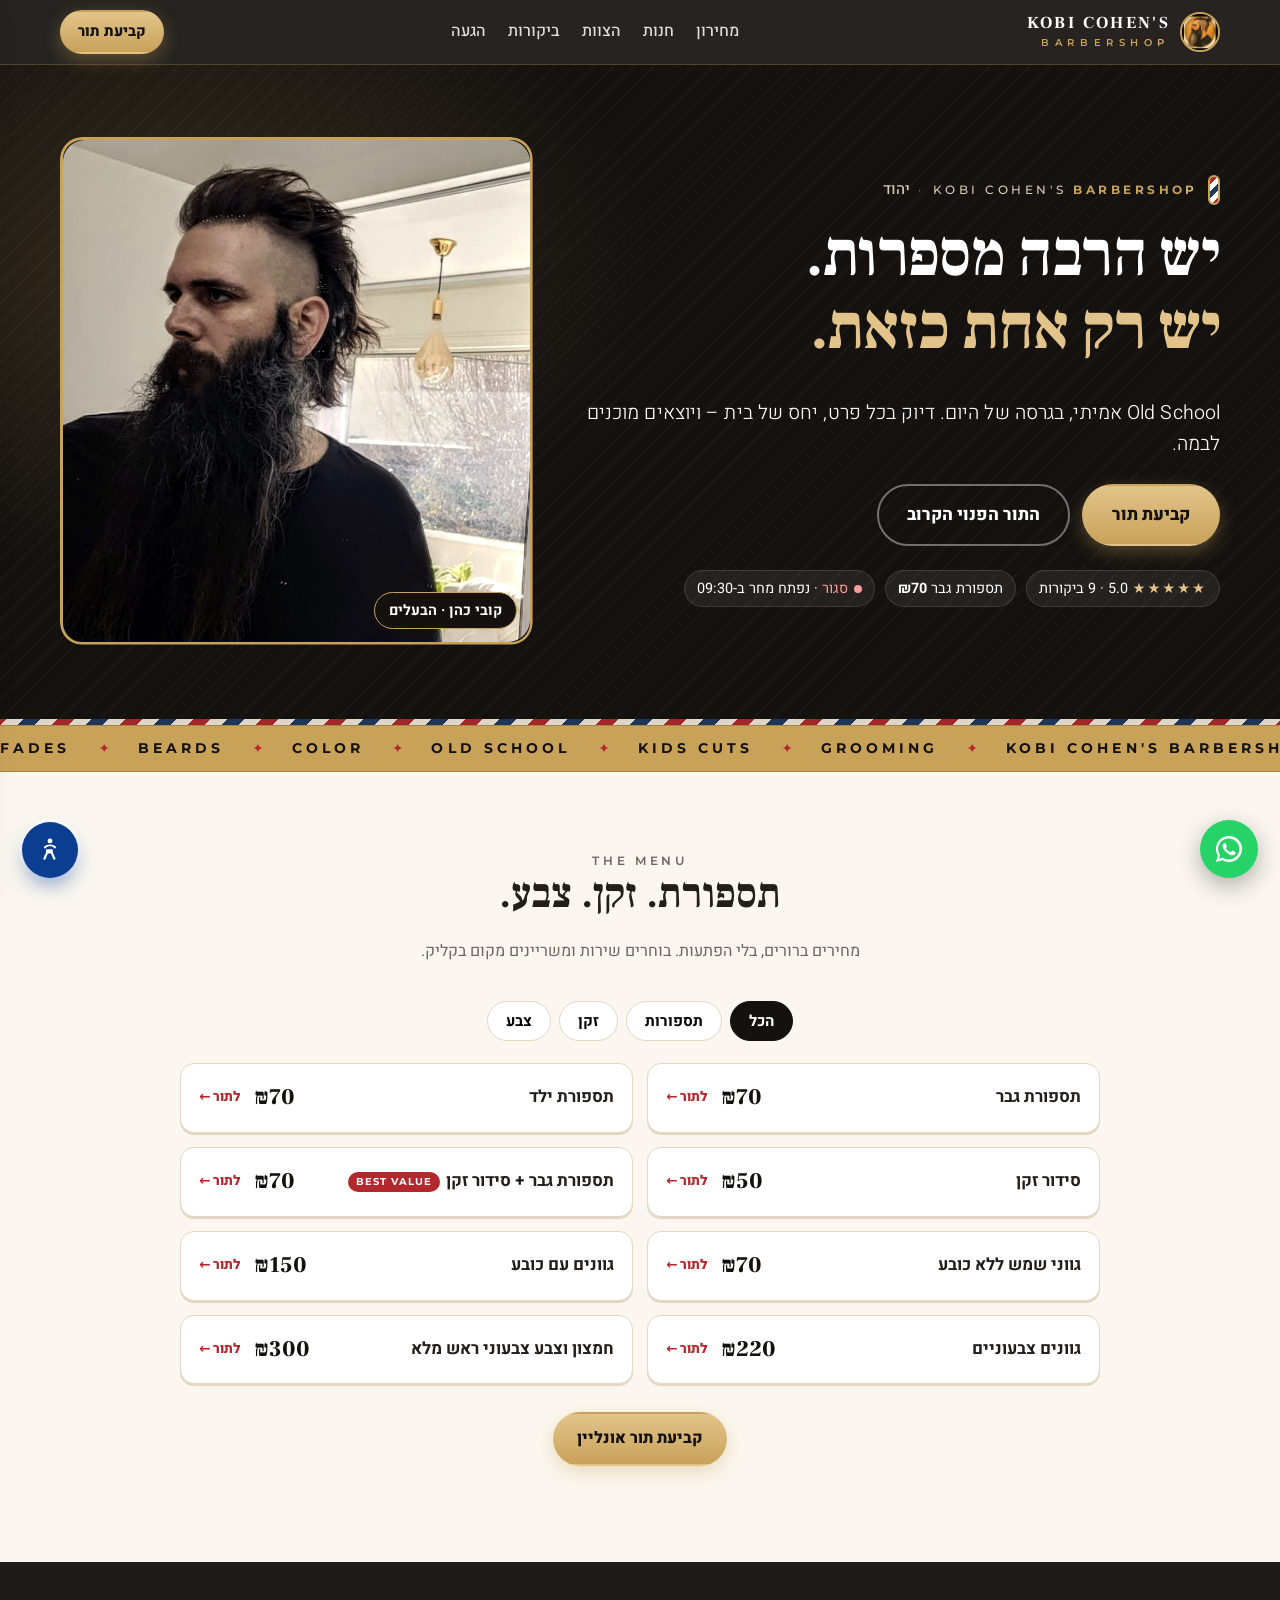
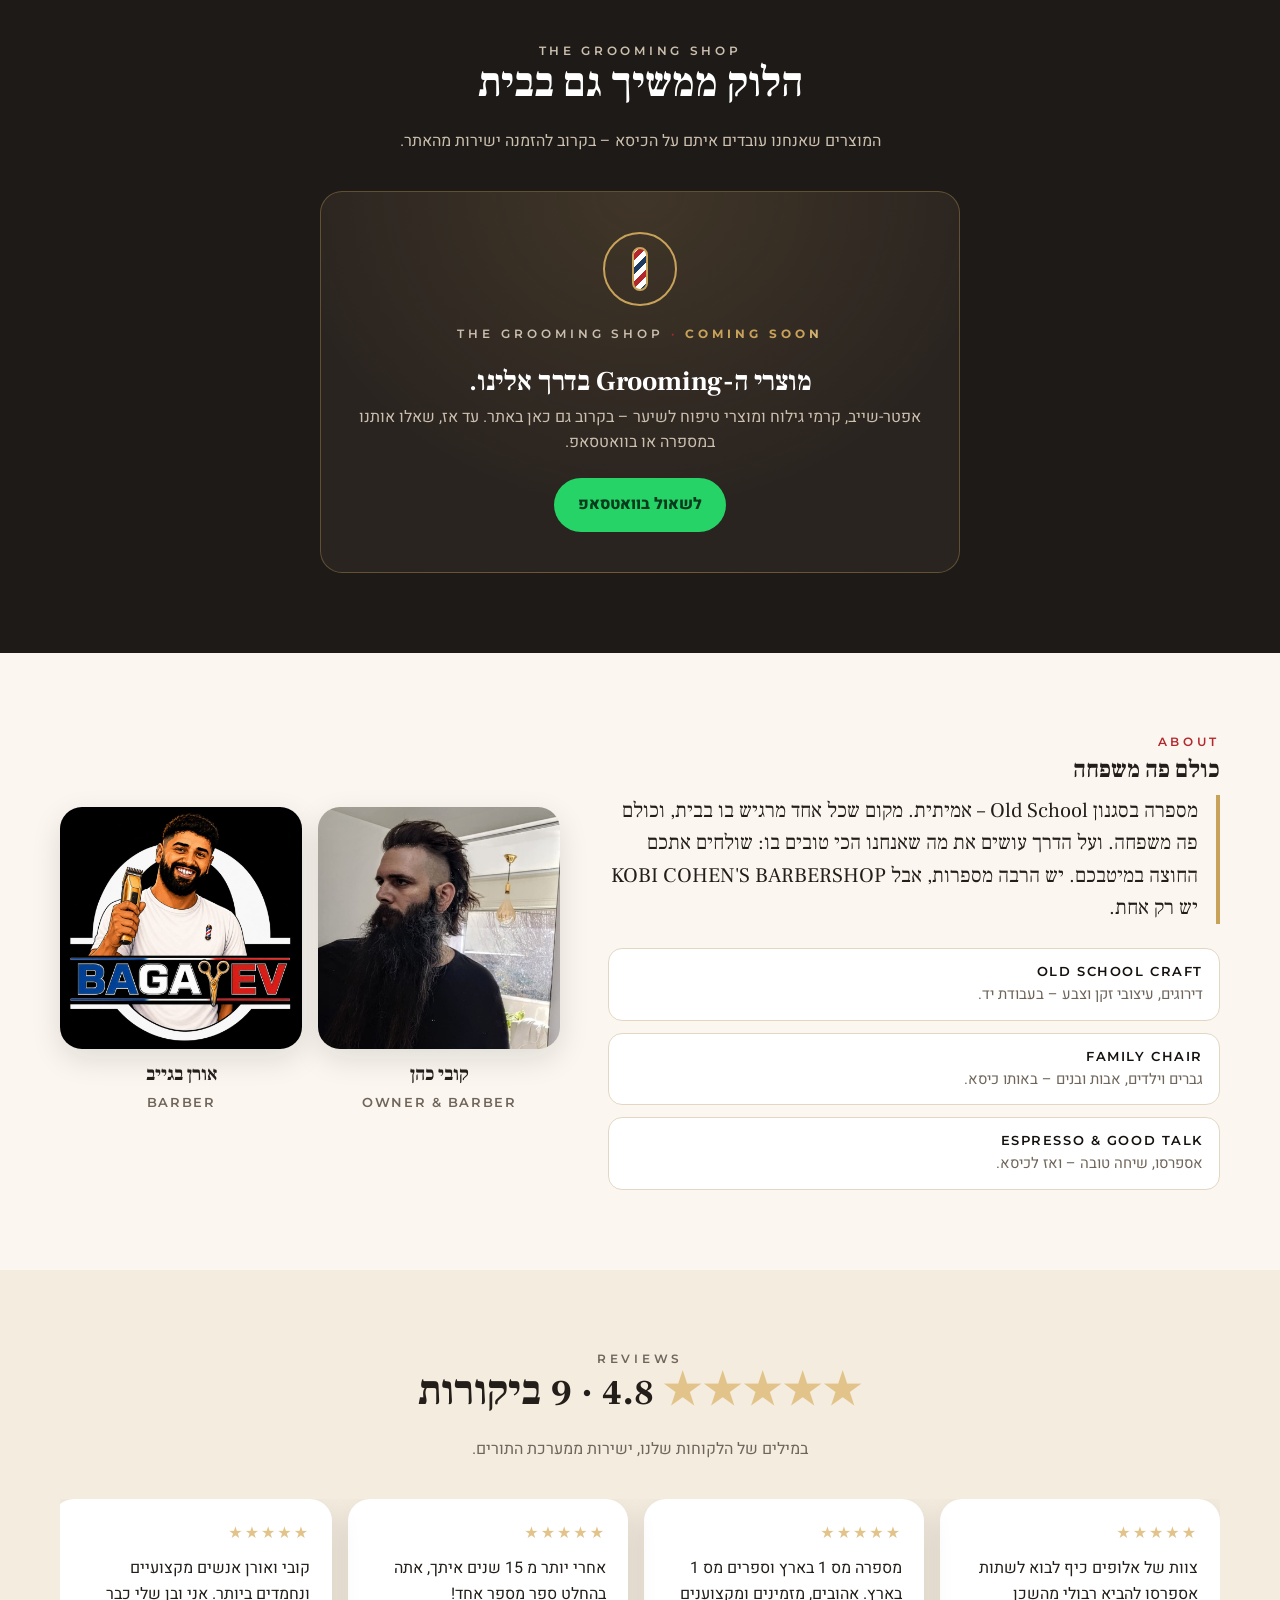
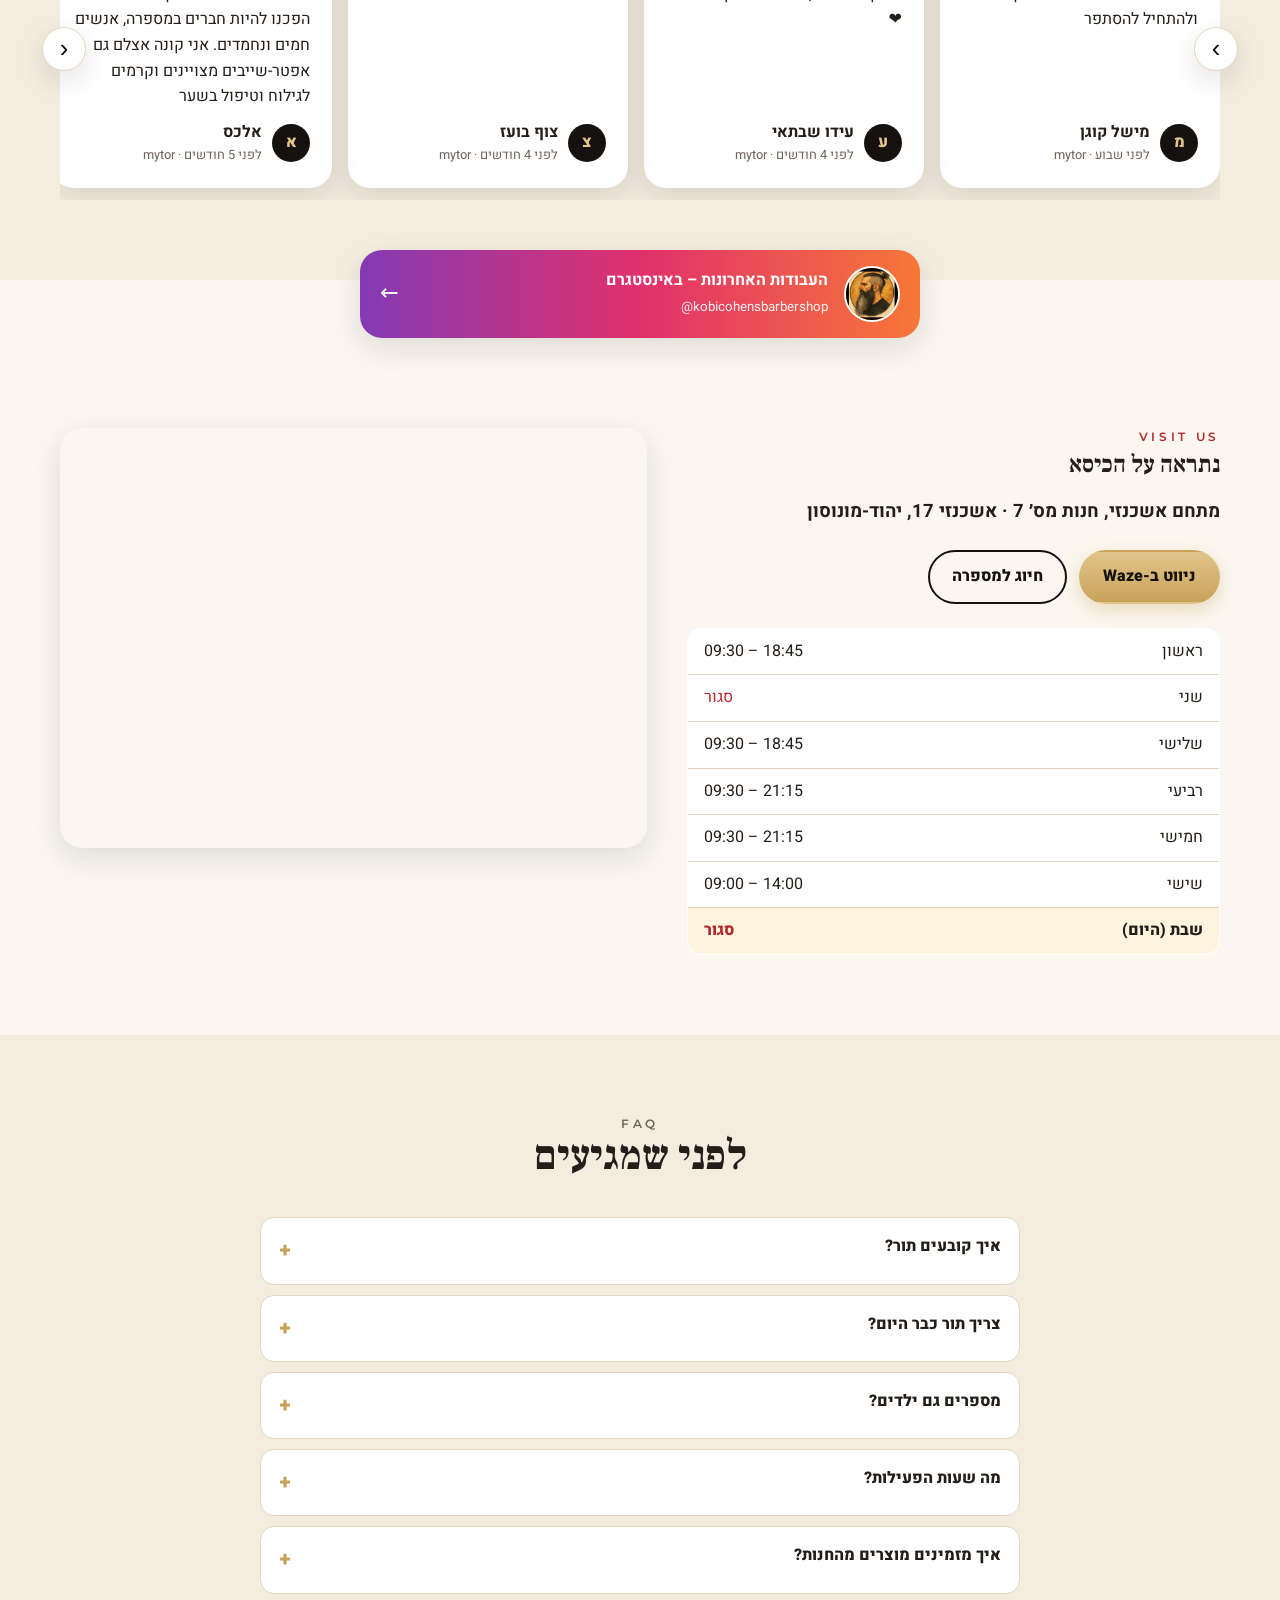
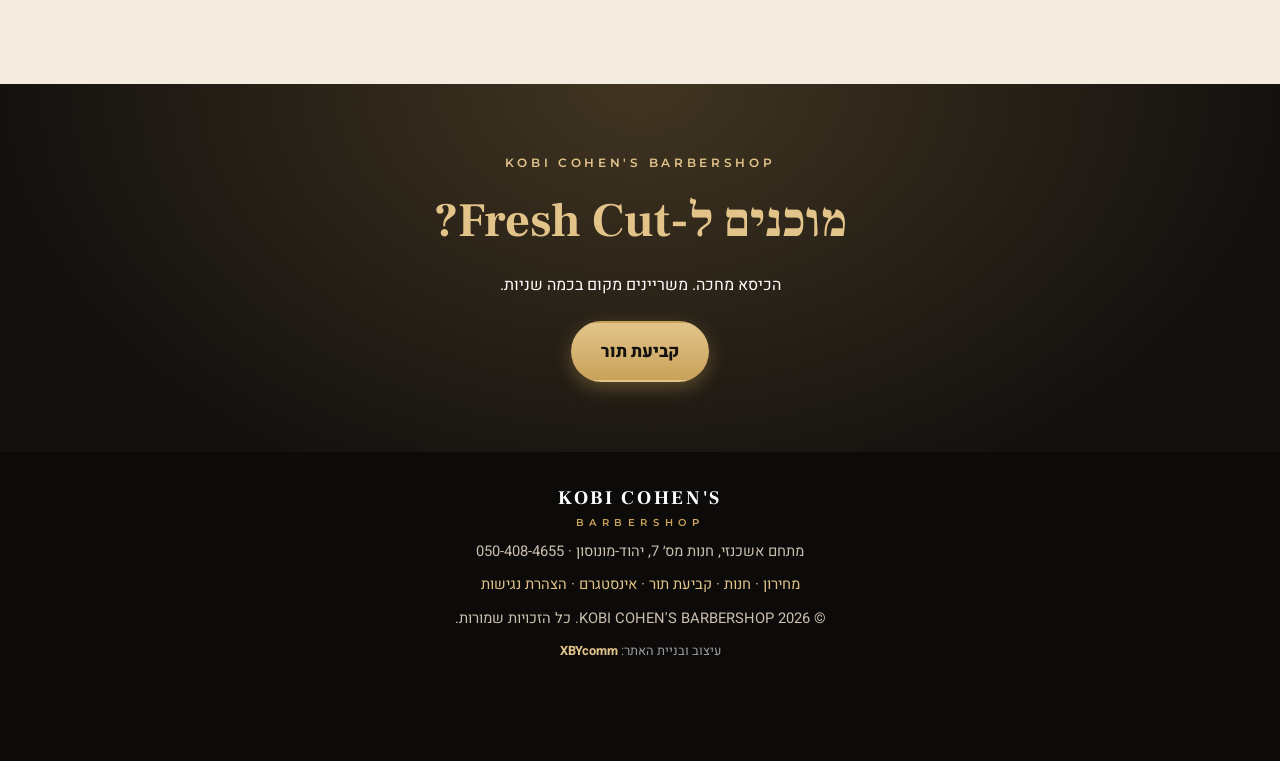
<file: index.html>
<!doctype html>
<html lang="he" dir="rtl" class="no-js">
<head>
<meta charset="utf-8">
<meta name="viewport" content="width=device-width, initial-scale=1, viewport-fit=cover">
<title>KOBI COHEN'S BARBERSHOP | מספרת גברים ביהוד</title>
<meta name="description" content="KOBI COHEN'S BARBERSHOP – מספרת Old School במתחם אשכנזי, יהוד. תספורת גבר וילד ₪70, סידור זקן ₪50, גוונים וצבע. קביעת תור אונליין ומוצרי Grooming לאיסוף מהמספרה.">
<meta name="theme-color" content="#14110f">
<meta property="og:type" content="website">
<meta property="og:locale" content="he_IL">
<meta property="og:title" content="KOBI COHEN'S BARBERSHOP · Yehud">
<meta property="og:description" content="Old School, בגרסה של היום. תספורת גבר ₪70 · סידור זקן ₪50 · צבע וגוונים. קביעת תור בקליק.">
<meta property="og:image" content="https://xbycomm.github.io/kobi-cohens/assets/img/og.jpg">
<meta property="og:url" content="https://xbycomm.github.io/kobi-cohens/">
<link rel="canonical" href="https://xbycomm.github.io/kobi-cohens/">
<meta name="twitter:card" content="summary_large_image">
<link rel="icon" href="assets/img/ig-profile.jpg">
<link rel="preconnect" href="https://fonts.googleapis.com">
<link rel="preconnect" href="https://fonts.gstatic.com" crossorigin>
<link href="https://fonts.googleapis.com/css2?family=Frank+Ruhl+Libre:wght@500;700;900&family=Heebo:wght@300;400;500;700;800&family=Montserrat:wght@500;600;700&display=swap" rel="stylesheet">
<link rel="stylesheet" href="assets/style.css">
<link rel="stylesheet" href="assets/a11y-widget.css?v=20261121a">
<script src="assets/a11y-widget.js?v=20261121a" data-statement="accessibility.html" data-side="left" data-lift-mobile></script>
<script src="assets/config.js"></script>
<script>(function(d){d.classList.replace("no-js","js");if(!(window.SITE&&SITE.products&&SITE.products.length))d.classList.add("no-shop");if(matchMedia("(prefers-reduced-motion: reduce)").matches)d.classList.add("rm")})(document.documentElement)</script>
<script type="application/ld+json">
{
  "@context": "https://schema.org",
  "@type": "BarberShop",
  "name": "KOBI COHEN'S BARBERSHOP",
  "image": "https://xbycomm.github.io/kobi-cohens/assets/img/og.jpg",
  "url": "https://xbycomm.github.io/kobi-cohens/",
  "telephone": "+972-50-408-4655",
  "priceRange": "₪50–₪300",
  "address": {"@type": "PostalAddress","streetAddress": "אשכנזי 17, מתחם אשכנזי חנות 7","addressLocality": "יהוד-מונוסון","postalCode": "5647003","addressCountry": "IL"},
  "geo": {"@type": "GeoCoordinates","latitude": 32.029306,"longitude": 34.890721},
  "openingHoursSpecification": [
    {"@type":"OpeningHoursSpecification","dayOfWeek":["Sunday","Tuesday"],"opens":"09:30","closes":"18:45"},
    {"@type":"OpeningHoursSpecification","dayOfWeek":["Wednesday","Thursday"],"opens":"09:30","closes":"21:15"},
    {"@type":"OpeningHoursSpecification","dayOfWeek":"Friday","opens":"09:00","closes":"14:00"}
  ],
  "sameAs": ["https://instagram.com/kobicohensbarbershop"],
  "aggregateRating": {"@type":"AggregateRating","ratingValue":"5.0","reviewCount":"9"},
  "potentialAction": {"@type":"ReserveAction","target":"https://mytor.co.il/p/vkyDS/"}
}
</script>
</head>
<body>
<a class="skip" href="#main">דלג לתוכן</a>

<div class="progress" id="progress" aria-hidden="true"></div>
<header class="top" id="top">
  <div class="wrap top-in">
    <a class="brand" href="#top" aria-label="KOBI COHEN'S BARBERSHOP – לראש העמוד">
      <img src="assets/img/ig-profile.jpg" alt="" width="40" height="40">
      <span class="lockup"><b>KOBI COHEN'S</b><small>BARBERSHOP</small></span>
    </a>
    <nav class="nav" aria-label="ניווט ראשי">
      <a href="#services">מחירון</a><a href="#shop">חנות</a><a href="#team">הצוות</a><a href="#reviews">ביקורות</a><a href="#visit">הגעה</a>
    </nav>
    <div class="top-act">
      <button class="cart-btn" id="cartBtn" aria-label="פתיחת סל הקניות"><svg viewBox="0 0 24 24" aria-hidden="true"><path d="M6 6h15l-1.5 9h-12z M6 6 5 3H2 M9 20a1 1 0 1 0 0 .1 M18 20a1 1 0 1 0 0 .1"/></svg><span class="badge" id="cartCount">0</span></button>
      <a class="btn btn-gold sm hide-m" data-book href="#">קביעת תור</a>
    </div>
  </div>
</header>

<main id="main">
<section class="hero">
  <div class="hero-bg" aria-hidden="true"></div>
  <div class="wrap hero-in">
    <div class="hero-txt">
      <p class="eyebrow rv-hero" style="--d:.1s"><span class="pole" aria-hidden="true"></span><span lang="en" dir="ltr">KOBI COHEN'S <b>BARBERSHOP</b></span><span class="sep">·</span><span class="he">יהוד</span></p>
      <h1 class="split"><span class="ln">יש הרבה מספרות.</span><em class="ln">יש רק אחת כזאת.</em></h1>
      <p class="lead rv-hero" style="--d:.75s">Old School אמיתי, בגרסה של היום. דיוק בכל פרט, יחס של בית – ויוצאים מוכנים לבמה.</p>
      <div class="cta-row rv-hero" style="--d:.9s">
        <a class="btn btn-gold lg" data-book href="#">קביעת תור</a>
        <a class="btn btn-ghost lg" data-express href="#">התור הפנוי הקרוב</a>
      </div>
      <ul class="trust rv-hero" style="--d:1.05s">
        <li><b class="stars">★★★★★</b> <span id="heroRating"><span data-count="5" data-dec="1">5.0</span> · <span data-count="9">9</span> ביקורות</span></li>
        <li>תספורת גבר <b>₪70</b></li>
        <li id="openNow">—</li>
      </ul>
    </div>
    <figure class="hero-pic">
      <div class="kb"><img src="assets/img/kobi.jpg" alt="קובי כהן, הבעלים של המספרה" width="900" height="870" fetchpriority="high"></div>
      <figcaption>קובי כהן · הבעלים</figcaption>
    </figure>
  </div>
  <div class="pole-bar" aria-hidden="true"></div>
</section>

<div class="marquee" aria-hidden="true" dir="ltr"><div class="mq-track"><span>FADES</span><i>✦</i><span>BEARDS</span><i>✦</i><span>COLOR</span><i>✦</i><span>OLD SCHOOL</span><i>✦</i><span>KIDS CUTS</span><i>✦</i><span>GROOMING</span><i>✦</i><span>KOBI COHEN'S BARBERSHOP</span><i>✦</i><span>FADES</span><i>✦</i><span>BEARDS</span><i>✦</i><span>COLOR</span><i>✦</i><span>OLD SCHOOL</span><i>✦</i><span>KIDS CUTS</span><i>✦</i><span>GROOMING</span><i>✦</i><span>KOBI COHEN'S BARBERSHOP</span><i>✦</i></div></div>

<section class="sec" id="services" aria-labelledby="h-services">
  <div class="wrap">
    <header class="sec-h"><p class="kicker" lang="en">The Menu</p><h2 id="h-services">תספורת. זקן. צבע.</h2><p>מחירים ברורים, בלי הפתעות. בוחרים שירות ומשריינים מקום בקליק.</p></header>
    <div class="tabs" role="tablist" id="svcTabs"></div>
    <div class="svc-list" id="svcList"></div>
    <p class="center mt"><a class="btn btn-gold" data-book href="#">קביעת תור אונליין</a></p>
  </div>
</section>

<section class="sec sec-dark" id="shop" aria-labelledby="h-shop">
  <div class="wrap">
    <header class="sec-h"><p class="kicker" lang="en">The Grooming Shop</p><h2 id="h-shop">הלוק ממשיך גם בבית</h2><p id="shopSub">המוצרים שאנחנו עובדים איתם על הכיסא. מזמינים כאן ואוספים במספרה – גם בתור הבא.</p></header>
        <div class="grid-prod" id="prodGrid"></div>
  </div>
</section>

<section class="sec" id="about" aria-labelledby="h-about">
  <div class="wrap about">
    <div>
      <p class="kicker" lang="en">About</p>
      <h2 id="h-about">כולם פה משפחה</h2>
      <p class="quote" id="aboutText"></p>
      <ul class="usp">
        <li><b lang="en">Old School Craft</b><span>דירוגים, עיצובי זקן וצבע – בעבודת יד.</span></li>
        <li><b lang="en">Family Chair</b><span>גברים וילדים, אבות ובנים – באותו כיסא.</span></li>
        <li><b lang="en">Espresso &amp; Good Talk</b><span>אספרסו, שיחה טובה – ואז לכיסא.</span></li>
      </ul>
    </div>
    <div class="team" id="team"></div>
  </div>
</section>

<section class="sec sec-cream" id="reviews" aria-labelledby="h-reviews">
  <div class="wrap">
    <header class="sec-h"><p class="kicker" lang="en">Reviews</p><h2 id="h-reviews"><span class="stars">★★★★★</span> <span data-count="5" data-dec="1">5.0</span> · <span data-count="9">9</span> ביקורות</h2><p>במילים של הלקוחות שלנו, ישירות ממערכת התורים.</p></header>
    <div class="rev-wrap"><button class="rev-nav prev" id="revPrev" type="button" aria-label="ביקורת קודמת">›</button><div class="rev-track" id="revTrack" tabindex="0" aria-label="ביקורות לקוחות"></div><button class="rev-nav next" id="revNext" type="button" aria-label="ביקורת הבאה">‹</button></div>
  </div>
</section>

<section class="sec" id="gallery" aria-labelledby="h-gallery" hidden>
  <div class="wrap"><header class="sec-h"><p class="kicker" lang="en">Fresh Cuts</p><h2 id="h-gallery">עבודות אחרונות</h2></header><div class="gal" id="galGrid"></div></div>
</section>

<section class="ig wrap">
  <a class="ig-card" id="igLink" href="#" target="_blank" rel="noopener">
    <img src="assets/img/ig-profile.jpg" alt="" width="64" height="64">
    <span><b>העבודות האחרונות – באינסטגרם</b><small id="igHandle" dir="ltr"></small></span>
    <span class="arrow" aria-hidden="true">←</span>
  </a>
</section>

<section class="sec" id="visit" aria-labelledby="h-visit">
  <div class="wrap visit">
    <div>
      <p class="kicker" lang="en">Visit Us</p>
      <h2 id="h-visit">נתראה על הכיסא</h2>
      <p class="addr" id="addr"></p>
      <div class="cta-row">
        <a class="btn btn-gold" id="wazeBtn" href="#" target="_blank" rel="noopener">ניווט ב-Waze</a>
        <a class="btn btn-line" id="callBtn" href="#">חיוג למספרה</a>
      </div>
      <table class="hours" id="hours" aria-label="שעות פעילות"></table>
    </div>
    <div class="map"><iframe id="map" title="מפה – מיקום המספרה" loading="lazy" referrerpolicy="no-referrer-when-downgrade"></iframe></div>
  </div>
</section>

<section class="sec sec-cream" id="faq" aria-labelledby="h-faq">
  <div class="wrap narrow">
    <header class="sec-h"><p class="kicker" lang="en">FAQ</p><h2 id="h-faq">לפני שמגיעים</h2></header>
    <details><summary>איך קובעים תור?</summary><p>לוחצים על "קביעת תור", בוחרים ספר, שירות ושעה – והאישור מגיע לנייד.</p></details>
    <details><summary>צריך תור כבר היום?</summary><p>"התור הפנוי הקרוב" מציג את 10 התורים הפנויים הקרובים ביותר. בוחרים – וזהו.</p></details>
    <details><summary>מספרים גם ילדים?</summary><p>בהחלט. תספורת ילד ₪70 – ואבא והבן יכולים להגיע יחד.</p></details>
    <details><summary>מה שעות הפעילות?</summary><p>ראשון ושלישי 9:30–18:45, רביעי וחמישי 9:30–21:15, שישי 9:00–14:00. שני ושבת סגור.</p></details>
    <details><summary>איך מזמינים מוצרים מהחנות?</summary><p>מוסיפים לסל ושולחים את ההזמנה בוואטסאפ. אנחנו מאשרים ומכינים לאיסוף מהמספרה.</p></details>
  </div>
</section>

<section class="final">
  <div class="wrap center">
    <p class="kicker gold" lang="en">KOBI COHEN'S BARBERSHOP</p>
    <h2>מוכנים ל-<span lang="en">Fresh Cut</span>?</h2>
    <p>הכיסא מחכה. משריינים מקום בכמה שניות.</p>
    <a class="btn btn-gold lg" data-book href="#">קביעת תור</a>
  </div>
</section>
</main>

<footer class="foot">
  <div class="wrap foot-in">
    <div class="lockup foot-lock"><b>KOBI COHEN'S</b><small>BARBERSHOP</small><p id="footAddr"></p></div>
    <nav aria-label="קישורים"><a href="#services">מחירון</a> · <a href="#shop">חנות</a> · <a data-book href="#">קביעת תור</a> · <a id="footIg" href="#" target="_blank" rel="noopener">אינסטגרם</a> · <a href="accessibility.html">הצהרת נגישות</a></nav>
    <p class="copy">© <span id="yr"></span> KOBI COHEN'S BARBERSHOP. כל הזכויות שמורות.</p>
    <p class="credit">עיצוב ובניית האתר: <a href="https://xbycomm.github.io/" target="_blank" rel="noopener" lang="en" dir="ltr">XBYcomm</a></p>
  </div>
</footer>

<!-- floating WhatsApp -->
<a class="fab-wa" id="fabWa" href="#" target="_blank" rel="noopener" aria-label="שלחו לנו הודעה בוואטסאפ"><svg viewBox="0 0 32 32" aria-hidden="true"><path d="M16 3a13 13 0 0 0-11.2 19.6L3 29l6.6-1.7A13 13 0 1 0 16 3zm0 23.6c-2 0-4-.5-5.7-1.6l-.4-.2-3.9 1 1-3.8-.3-.4A10.6 10.6 0 1 1 16 26.6zm5.8-7.9c-.3-.2-1.9-.9-2.2-1s-.5-.2-.7.2-.8 1-1 1.2-.4.2-.7 0a8.7 8.7 0 0 1-4.3-3.8c-.3-.6.3-.5.9-1.7.1-.2 0-.4 0-.5l-1-2.4c-.3-.6-.5-.5-.7-.5h-.6a1.2 1.2 0 0 0-.9.4 3.6 3.6 0 0 0-1.1 2.7 6.3 6.3 0 0 0 1.3 3.3 14.4 14.4 0 0 0 5.5 4.9c2 .9 2.8.9 3.9.8a3.3 3.3 0 0 0 2.2-1.5 2.7 2.7 0 0 0 .2-1.5c-.1-.2-.3-.3-.6-.4z"/></svg></a>

<!-- sticky mobile CTA -->
<div class="mbar" role="region" aria-label="פעולות מהירות">
  <a class="mb-call" id="mbCall" href="#">חיוג</a>
  <a class="mb-book" data-book href="#">קביעת תור</a>
  <button class="mb-cart" id="mbCart" type="button" aria-label="סל הקניות"><svg viewBox="0 0 24 24" aria-hidden="true"><path d="M6 6h15l-1.5 9h-12z M6 6 5 3H2 M9 20a1 1 0 1 0 0 .1 M18 20a1 1 0 1 0 0 .1"/></svg> <span id="mbCount">0</span></button>
</div>

<!-- cart drawer -->
<div class="scrim" id="scrim" hidden></div>
<aside class="cart" id="cart" aria-label="סל הקניות" aria-hidden="true" tabindex="-1">
  <header><h3>הסל שלך</h3><button class="x" id="cartClose" aria-label="סגירת הסל">✕</button></header>
  <div class="cart-items" id="cartItems"></div>
  <footer class="cart-foot" id="cartFoot">
    <div class="row"><span>סה״כ</span><b id="cartTotal">₪0</b></div>
    <p class="muted" id="cartNoteNull" hidden>* פריטים שמחירם בתיאום יאושרו מולך בוואטסאפ.</p>
    <label class="fld">שם (לא חובה)<input id="custName" autocomplete="name" placeholder="איך לקרוא לך?"></label>
    <label class="fld">הערה להזמנה<input id="custNote" placeholder="למשל: אאסוף בתור הבא"></label>
    <p class="muted" id="fulfil"></p>
    <a class="btn btn-wa block" id="waCheckout" href="#" target="_blank" rel="noopener">שליחת הזמנה בוואטסאפ</a>
    <a class="btn btn-gold block" id="payBtn" href="#" target="_blank" rel="noopener" hidden>תשלום מאובטח אונליין</a>
    <p class="muted small" id="payOff">התשלום מתבצע במספרה, בזמן האיסוף.</p>
  </footer>
</aside>
<div class="toast" id="toast" role="status" aria-live="polite"></div>

<script src="assets/app.js" defer></script>
</body>
</html>
</file>
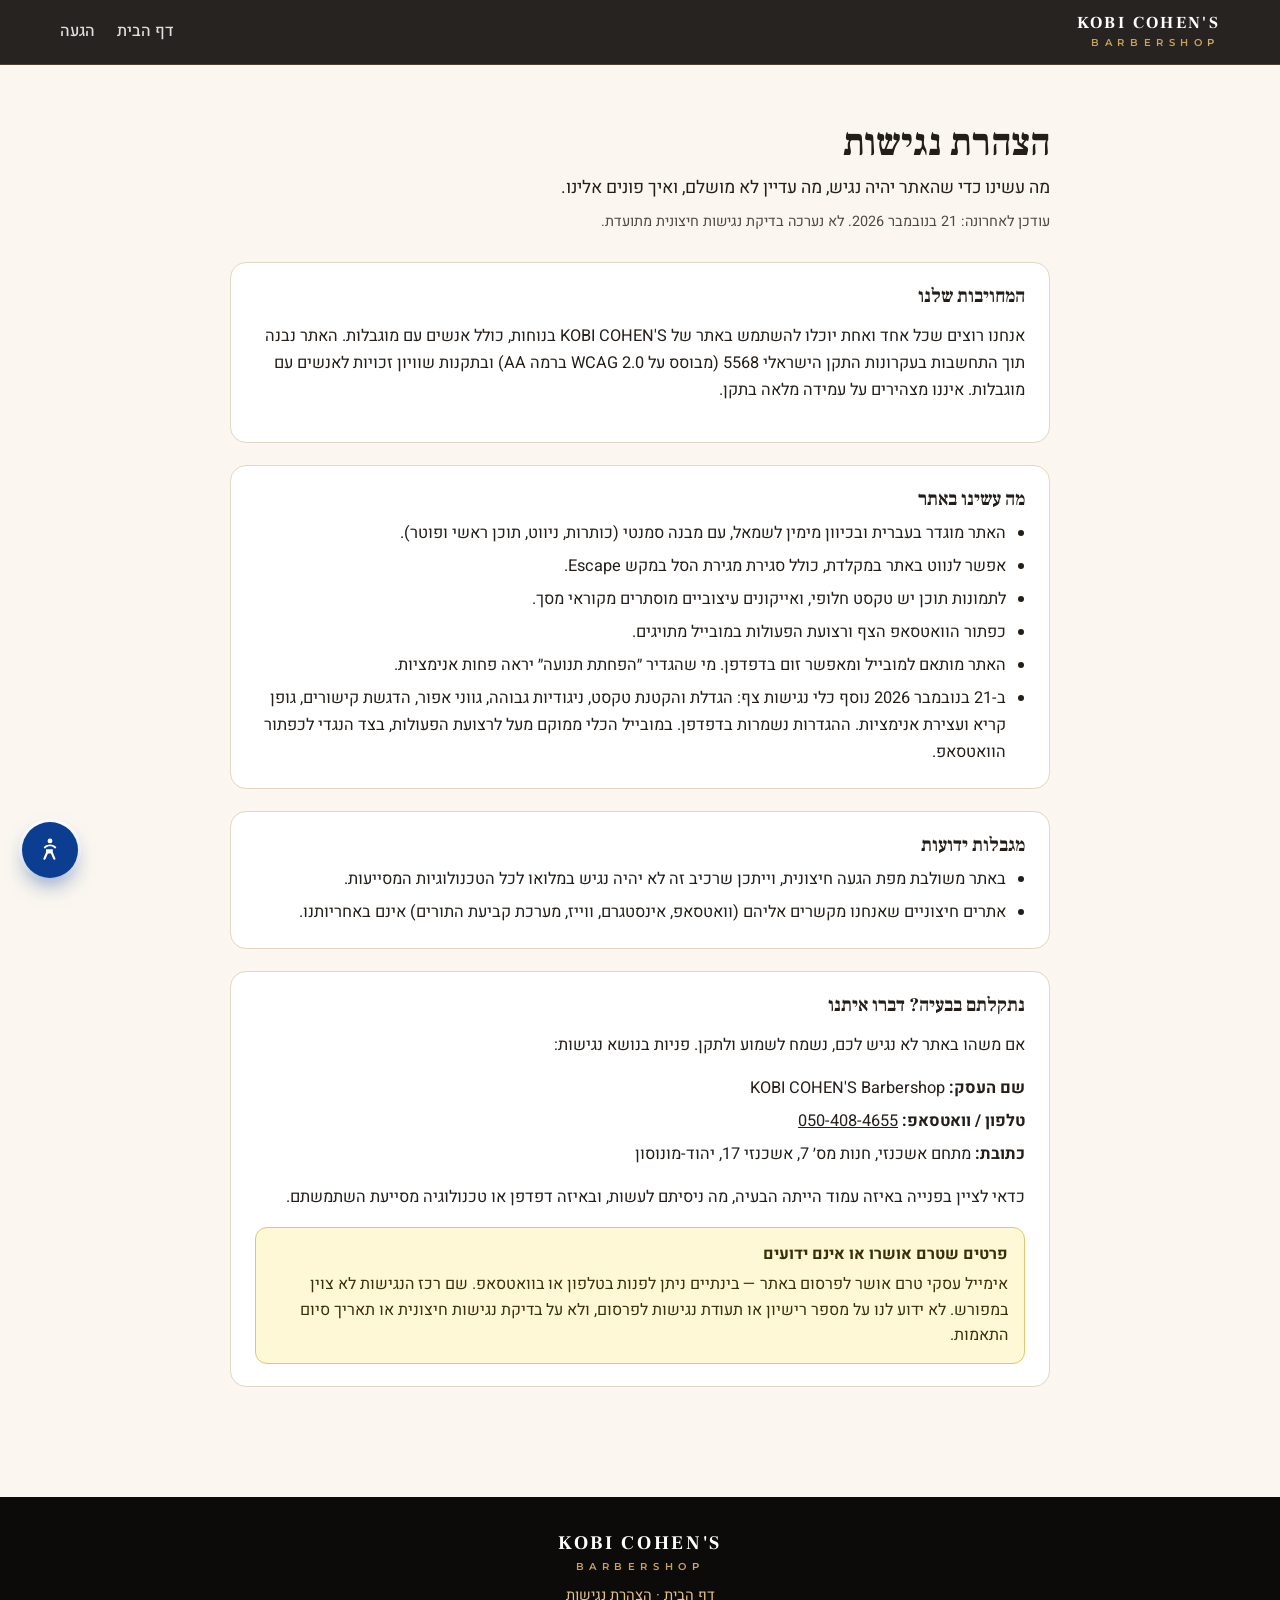
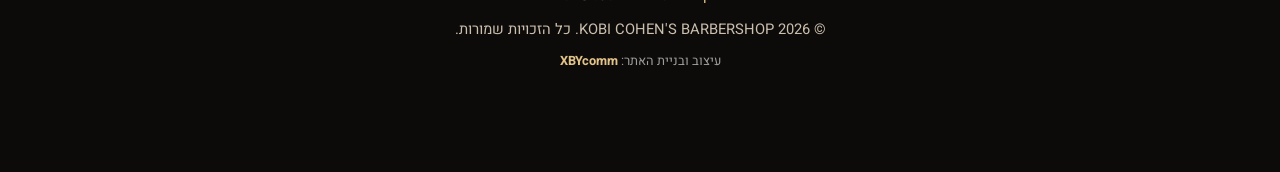
<file: accessibility.html>
<!doctype html>
<html lang="he" dir="rtl">
<head>
  <meta charset="utf-8">
  <meta name="viewport" content="width=device-width, initial-scale=1">
  <title>הצהרת נגישות | KOBI COHEN'S</title>
  <meta name="description" content="הצהרת הנגישות של אתר KOBI COHEN'S: מה הונגש באתר, מגבלות ידועות ודרכי פנייה.">
  <link rel="canonical" href="https://xbycomm.github.io/kobi-cohens/accessibility.html">
  <meta property="og:type" content="website">
  <meta property="og:locale" content="he_IL">
  <meta property="og:site_name" content="KOBI COHEN'S">
  <meta property="og:title" content="הצהרת נגישות | KOBI COHEN'S">
  <meta property="og:description" content="הצהרת הנגישות של אתר KOBI COHEN'S: מה הונגש באתר, מגבלות ידועות ודרכי פנייה.">
  <meta property="og:url" content="https://xbycomm.github.io/kobi-cohens/accessibility.html">
  <link rel="preconnect" href="https://fonts.googleapis.com">
  <link rel="preconnect" href="https://fonts.gstatic.com" crossorigin>
  <link href="https://fonts.googleapis.com/css2?family=Frank+Ruhl+Libre:wght@500;700;900&family=Heebo:wght@300;400;500;700;800&family=Montserrat:wght@500;600;700&display=swap" rel="stylesheet">
  <link rel="stylesheet" href="assets/style.css">
  <link rel="stylesheet" href="assets/a11y-widget.css?v=20261121a">
  <script src="assets/a11y-widget.js?v=20261121a" data-statement="accessibility.html" data-side="left" data-lift-mobile></script>
</head>
<body>
  <header class="top" id="top">
    <div class="wrap top-in">
      <a class="brand" href="index.html" aria-label="KOBI COHEN'S – חזרה לדף הבית">
        <span class="lockup"><b>KOBI COHEN'S</b><small>BARBERSHOP</small></span>
      </a>
      <nav class="nav" aria-label="ניווט ראשי">
        <a href="index.html">דף הבית</a>
        <a href="index.html#visit">הגעה</a>
      </nav>
    </div>
  </header>
  <main id="main" class="legal-page">
    <div class="wrap legal-wrap">
      <h1>הצהרת נגישות</h1>
      <p class="legal-lead">מה עשינו כדי שהאתר יהיה נגיש, מה עדיין לא מושלם, ואיך פונים אלינו.</p>
      <p class="legal-date">עודכן לאחרונה: 21 בנובמבר 2026. לא נערכה בדיקת נגישות חיצונית מתועדת.</p>

      <section>
        <h2>המחויבות שלנו</h2>
        <p>אנחנו רוצים שכל אחד ואחת יוכלו להשתמש באתר של KOBI COHEN'S בנוחות, כולל אנשים עם מוגבלות. האתר נבנה תוך התחשבות בעקרונות התקן הישראלי 5568 (מבוסס על WCAG 2.0 ברמה AA) ובתקנות שוויון זכויות לאנשים עם מוגבלות. איננו מצהירים על עמידה מלאה בתקן.</p>
      </section>
      <section>
        <h2>מה עשינו באתר</h2>
        <ul>
          <li>האתר מוגדר בעברית ובכיוון מימין לשמאל, עם מבנה סמנטי (כותרות, ניווט, תוכן ראשי ופוטר).</li>
          <li>אפשר לנווט באתר במקלדת, כולל סגירת מגירת הסל במקש Escape.</li>
          <li>לתמונות תוכן יש טקסט חלופי, ואייקונים עיצוביים מוסתרים מקוראי מסך.</li>
          <li>כפתור הוואטסאפ הצף ורצועת הפעולות במובייל מתויגים.</li>
          <li>האתר מותאם למובייל ומאפשר זום בדפדפן. מי שהגדיר ״הפחתת תנועה״ יראה פחות אנימציות.</li>
          <li>ב-21 בנובמבר 2026 נוסף כלי נגישות צף: הגדלת והקטנת טקסט, ניגודיות גבוהה, גווני אפור, הדגשת קישורים, גופן קריא ועצירת אנימציות. ההגדרות נשמרות בדפדפן. במובייל הכלי ממוקם מעל לרצועת הפעולות, בצד הנגדי לכפתור הוואטסאפ.</li>
        </ul>
      </section>
      <section>
        <h2>מגבלות ידועות</h2>
        <ul>
          <li>באתר משולבת מפת הגעה חיצונית, וייתכן שרכיב זה לא יהיה נגיש במלואו לכל הטכנולוגיות המסייעות.</li>
          <li>אתרים חיצוניים שאנחנו מקשרים אליהם (וואטסאפ, אינסטגרם, ווייז, מערכת קביעת התורים) אינם באחריותנו.</li>
        </ul>
      </section>
      <section>
        <h2>נתקלתם בבעיה? דברו איתנו</h2>
        <p>אם משהו באתר לא נגיש לכם, נשמח לשמוע ולתקן. פניות בנושא נגישות:</p>
        <ul class="legal-contact">
          <li><b>שם העסק:</b> KOBI COHEN'S Barbershop</li>
          <li><b>טלפון / וואטסאפ:</b> <a href="tel:+972504084655" dir="ltr">050-408-4655</a></li>
          <li><b>כתובת:</b> מתחם אשכנזי, חנות מס׳ 7, אשכנזי 17, יהוד-מונוסון</li>
        </ul>
        <p>כדאי לציין בפנייה באיזה עמוד הייתה הבעיה, מה ניסיתם לעשות, ובאיזה דפדפן או טכנולוגיה מסייעת השתמשתם.</p>
        <div class="legal-unknown">
          <strong>פרטים שטרם אושרו או אינם ידועים</strong>
          אימייל עסקי טרם אושר לפרסום באתר — בינתיים ניתן לפנות בטלפון או בוואטסאפ. שם רכז הנגישות לא צוין במפורש. לא ידוע לנו על מספר רישיון או תעודת נגישות לפרסום, ולא על בדיקת נגישות חיצונית או תאריך סיום התאמות.
        </div>
      </section>
    </div>
  </main>
  <footer class="foot">
    <div class="wrap foot-in">
      <div class="lockup foot-lock"><b>KOBI COHEN'S</b><small>BARBERSHOP</small></div>
      <nav aria-label="קישורים"><a href="index.html">דף הבית</a> · <a href="accessibility.html" aria-current="page">הצהרת נגישות</a></nav>
      <p class="copy">© 2026 KOBI COHEN'S BARBERSHOP. כל הזכויות שמורות.</p>
      <p class="credit">עיצוב ובניית האתר: <a href="https://xbycomm.pages.dev/" target="_blank" rel="noopener" lang="en" dir="ltr">XBYcomm</a></p>
    </div>
  </footer>
</body>
</html>
</file>
<file: assets/style.css>
:root{
  --ink:#14110f; --ink-2:#1e1a17; --ink-3:#2a2420;
  --cream:#f4ecdf; --paper:#fbf7f0; --line:#e3d7c3;
  --gold:#c9a25a; --gold-2:#e2c48a; --red:#b3282d; --navy:#1f3a5f;
  --txt:#231e1a; --muted:#6f655b; --wa:#25d366;
  --r:14px; --r-lg:22px; --sh:0 10px 30px rgba(20,17,15,.12);
  --serif:"Frank Ruhl Libre",Georgia,serif; --sans:"Heebo",system-ui,-apple-system,Segoe UI,Arial,sans-serif;
}
*{box-sizing:border-box} html{scroll-behavior:smooth;scroll-padding-top:76px}
body{margin:0;font-family:var(--sans);color:var(--txt);background:var(--paper);line-height:1.6;-webkit-font-smoothing:antialiased}
img{max-width:100%;display:block} a{color:inherit}
.wrap{width:min(1160px,100% - 32px);margin-inline:auto} .narrow{max-width:760px}
.center{text-align:center} .mt{margin-top:28px} .muted{color:var(--muted);font-size:.9rem;margin:.4rem 0} .small{font-size:.8rem}
.skip{position:absolute;inset-inline-start:-999px;top:8px;background:#fff;padding:8px 12px;z-index:99}.skip:focus{inset-inline-start:8px}
:focus-visible{outline:3px solid var(--gold);outline-offset:2px}
h1,h2,h3{font-family:var(--serif);line-height:1.15;margin:0 0 .5em}
.kicker{font-weight:800;letter-spacing:.08em;font-size:.8rem;color:var(--red);text-transform:uppercase;margin:0 0 .4em}
.btn{display:inline-flex;align-items:center;justify-content:center;gap:8px;padding:12px 22px;border-radius:999px;font-weight:800;text-decoration:none;border:2px solid transparent;cursor:pointer;font-size:1rem;transition:transform .15s,box-shadow .15s,background .15s;font-family:var(--sans)}
.btn:hover{transform:translateY(-2px)} .btn.sm{padding:8px 16px;font-size:.92rem} .btn.lg{padding:15px 28px;font-size:1.08rem} .btn.block{display:flex;width:100%;margin-top:10px}
.btn-gold{background:linear-gradient(180deg,var(--gold-2),var(--gold));color:var(--ink);box-shadow:0 6px 18px rgba(201,162,90,.35)}
.btn-ghost{border-color:rgba(255,255,255,.4);color:#fff} .btn-line{border-color:var(--ink);color:var(--ink)}
.btn-wa{background:var(--wa);color:#063b1c}
/* header */
.top{position:sticky;top:0;z-index:40;background:rgba(20,17,15,.92);backdrop-filter:blur(8px);color:#fff;border-bottom:1px solid rgba(201,162,90,.25)}
.top-in{display:flex;align-items:center;justify-content:space-between;height:64px;gap:16px}
.brand{display:flex;align-items:center;gap:10px;text-decoration:none}
.brand img{width:40px;height:40px;border-radius:50%;border:2px solid var(--gold)}
.brand b{display:block;font-family:var(--serif);letter-spacing:.06em;font-size:1.05rem} .brand small{display:block;font-size:.62rem;letter-spacing:.18em;color:var(--gold-2)}
.nav{display:flex;gap:22px} .nav a{text-decoration:none;font-weight:500;opacity:.85} .nav a:hover{opacity:1;color:var(--gold-2)}
.top-act{display:flex;align-items:center;gap:10px}
.cart-btn{position:relative;background:none;border:1px solid rgba(255,255,255,.25);border-radius:50%;width:42px;height:42px;display:grid;place-items:center;cursor:pointer;color:#fff}
.cart-btn svg{width:22px;height:22px;fill:none;stroke:currentColor;stroke-width:1.8;stroke-linejoin:round;stroke-linecap:round}
.badge{position:absolute;top:-4px;inset-inline-start:-4px;background:var(--red);color:#fff;font-size:.72rem;font-weight:800;min-width:20px;height:20px;border-radius:10px;display:grid;place-items:center;padding:0 5px}
.badge.zero{display:none}
/* hero */
.hero{position:relative;background:var(--ink);color:#fff;overflow:hidden}
.hero-bg{position:absolute;inset:0;background:
  radial-gradient(60% 80% at 15% 30%,rgba(201,162,90,.18),transparent 60%),
  repeating-linear-gradient(135deg,rgba(255,255,255,.025) 0 2px,transparent 2px 14px)}
.hero-in{position:relative;display:grid;grid-template-columns:1.15fr .85fr;gap:48px;align-items:center;padding:72px 0 80px}
.eyebrow{display:flex;align-items:center;gap:10px;color:var(--gold-2);font-weight:700;margin:0 0 14px}
.pole{width:12px;height:30px;border-radius:6px;background:repeating-linear-gradient(-45deg,var(--red) 0 5px,#fff 5px 10px,var(--navy) 10px 15px,#fff 15px 20px);background-size:100% 28px;animation:pole 1.6s linear infinite;border:2px solid var(--gold)}
@keyframes pole{to{background-position:0 28px}}
.hero h1{font-size:clamp(2.2rem,5.4vw,4rem);font-weight:900} .hero h1 em{font-style:normal;color:var(--gold-2)}
.lead{font-size:1.18rem;opacity:.9;max-width:34em}
.cta-row{display:flex;flex-wrap:wrap;gap:12px;margin:24px 0}
.trust{list-style:none;display:flex;flex-wrap:wrap;gap:10px;padding:0;margin:8px 0 0}
.trust li{background:rgba(255,255,255,.07);border:1px solid rgba(255,255,255,.12);padding:6px 12px;border-radius:999px;font-size:.9rem}
.stars{color:var(--gold-2);letter-spacing:2px}
.st-open{color:#7be3a0}.st-closed{color:#ff9b9b}
[hidden]{display:none!important}
.hero-pic{margin:0;position:relative}
.hero-pic img{border-radius:var(--r-lg);aspect-ratio:4/4.3;object-fit:cover;width:100%;height:auto;max-height:560px;border:3px solid var(--gold);box-shadow:0 30px 60px rgba(0,0,0,.5);filter:sepia(.15) contrast(1.05)}
.hero-pic figcaption{position:absolute;bottom:16px;inset-inline-start:16px;background:var(--ink);border:1px solid var(--gold);padding:6px 14px;border-radius:999px;font-weight:700;font-size:.9rem}
/* sections */
.sec{padding:80px 0} .sec-dark{background:var(--ink-2);color:#fff} .sec-cream{background:var(--cream)}
.sec-h{text-align:center;max-width:640px;margin:0 auto 36px} .sec-h h2{font-size:clamp(1.8rem,3.6vw,2.6rem)} .sec-h p{color:var(--muted);margin:0}
.sec-dark .sec-h p{color:#cbbfae}
.tabs{display:flex;gap:8px;justify-content:center;flex-wrap:wrap;margin-bottom:22px}
.tab{border:1.5px solid var(--line);background:#fff;padding:8px 18px;border-radius:999px;font-weight:700;cursor:pointer;font-family:var(--sans);font-size:.95rem}
.tab[aria-selected=true]{background:var(--ink);color:#fff;border-color:var(--ink)}
.svc-list{display:grid;grid-template-columns:repeat(2,1fr);gap:14px;max-width:920px;margin:auto}
.svc{display:flex;align-items:center;gap:14px;background:#fff;border:1px solid var(--line);border-radius:var(--r);padding:16px 18px;box-shadow:0 2px 0 var(--line)}
.svc .nm{flex:1;font-weight:700;font-size:1.05rem} .svc .nm small{display:block;font-weight:500;color:var(--muted);font-size:.8rem}
.svc .dots{flex:1;border-bottom:2px dotted var(--line);transform:translateY(-4px);min-width:20px}
.svc .pr{font-family:var(--serif);font-weight:900;font-size:1.4rem;color:var(--ink)}
.svc .go{font-size:.85rem;font-weight:800;color:var(--red);text-decoration:none;white-space:nowrap}
.tag{display:inline-block;background:var(--red);color:#fff;font-size:.7rem;padding:2px 8px;border-radius:999px;margin-inline-start:6px;vertical-align:middle}
/* shop */
.ph-note{background:rgba(201,162,90,.15);border:1px dashed var(--gold);color:var(--gold-2);padding:10px 14px;border-radius:var(--r);text-align:center;margin:0 auto 22px;max-width:640px;font-size:.92rem}
.grid-prod{display:grid;grid-template-columns:repeat(4,1fr);gap:18px}
.prod{background:var(--ink-3);border:1px solid rgba(201,162,90,.2);border-radius:var(--r-lg);overflow:hidden;display:flex;flex-direction:column}
.prod .ph{aspect-ratio:1;display:grid;place-items:center;background:radial-gradient(circle at 50% 40%,#3a312a,#1b1714)}
.prod .ph svg{width:44%;height:44%;fill:none;stroke:var(--gold);stroke-width:1.4}
.prod .ph img{width:100%;height:100%;object-fit:cover}
.prod .bd{padding:14px 16px 16px;display:flex;flex-direction:column;gap:6px;flex:1}
.prod h3{font-size:1.15rem;margin:0} .prod p{margin:0;color:#b9ad9c;font-size:.86rem;flex:1}
.prod .pr{font-family:var(--serif);font-size:1.3rem;font-weight:900;color:var(--gold-2)} .prod .pr.tbd{font-family:var(--sans);font-size:.95rem;font-weight:700}
.ph-flag{align-self:flex-start;font-size:.68rem;font-weight:800;background:#5a4a2c;color:var(--gold-2);padding:2px 8px;border-radius:999px}
.add{margin-top:6px;background:var(--gold);color:var(--ink);border:0;border-radius:999px;padding:10px;font-weight:800;cursor:pointer;font-family:var(--sans);font-size:.95rem}
.add.done{background:var(--wa)}
/* about/team */
.about{display:grid;grid-template-columns:1.1fr .9fr;gap:48px;align-items:center}
.quote{font-family:var(--serif);font-size:1.3rem;line-height:1.55;border-inline-start:4px solid var(--gold);padding-inline-start:18px;margin:0 0 24px}
.usp{list-style:none;padding:0;margin:0;display:grid;gap:12px}
.usp li{background:#fff;border:1px solid var(--line);border-radius:var(--r);padding:12px 16px} .usp b{display:block} .usp span{color:var(--muted);font-size:.93rem}
.team{display:grid;grid-template-columns:1fr 1fr;gap:16px}
.member{margin:0;text-align:center} .member img{border-radius:var(--r-lg);aspect-ratio:1;object-fit:cover;width:100%;height:auto;background:var(--ink);box-shadow:var(--sh)}
.member b{display:block;margin-top:10px;font-family:var(--serif);font-size:1.2rem} .member span{color:var(--muted);font-size:.9rem}
/* reviews */
.rev-track{display:grid;grid-auto-flow:column;grid-auto-columns:minmax(280px,1fr);gap:16px;overflow-x:auto;scroll-snap-type:x mandatory;padding-bottom:12px}
.rev{scroll-snap-align:start;background:#fff;border-radius:var(--r-lg);padding:22px;box-shadow:var(--sh);display:flex;flex-direction:column;gap:10px}
.rev p{margin:0;flex:1;font-size:1rem} .rev .who{display:flex;align-items:center;gap:10px;font-weight:700}
.av{width:38px;height:38px;border-radius:50%;background:var(--ink);color:var(--gold-2);display:grid;place-items:center;font-weight:800}
.who small{display:block;color:var(--muted);font-weight:400;font-size:.8rem}
/* ig */
.ig{padding:0 0 10px;margin-top:-30px;position:relative}
.ig-card{display:flex;align-items:center;gap:16px;text-decoration:none;background:linear-gradient(90deg,#833ab4,#e1306c,#f77737);color:#fff;border-radius:var(--r-lg);padding:16px 20px;box-shadow:var(--sh);max-width:560px;margin:auto}
.ig-card img{width:56px;height:56px;border-radius:50%;border:2px solid #fff} .ig-card b{display:block} .ig-card small{opacity:.9} .ig-card .arrow{margin-inline-start:auto;font-size:1.4rem}
.gal{display:grid;grid-template-columns:repeat(4,1fr);gap:10px}.gal img{aspect-ratio:1;object-fit:cover;border-radius:var(--r)}
/* visit */
.visit{display:grid;grid-template-columns:1fr 1.1fr;gap:40px;align-items:start}
.addr{font-size:1.15rem;font-weight:700}
.hours{width:100%;border-collapse:collapse;margin-top:10px;background:#fff;border-radius:var(--r);overflow:hidden;border:1px solid var(--line)}
.hours td{padding:10px 16px;border-bottom:1px solid var(--line)} .hours td:last-child{text-align:left;direction:ltr;font-variant-numeric:tabular-nums}
.hours tr.today{background:#fff5df;font-weight:800} .hours .cl{color:var(--red)}
.map iframe{width:100%;height:420px;border:0;border-radius:var(--r-lg);box-shadow:var(--sh);filter:grayscale(.3)}
/* faq */
details{background:#fff;border:1px solid var(--line);border-radius:var(--r);margin-bottom:10px;padding:0 18px}
summary{cursor:pointer;font-weight:800;padding:16px 0;list-style:none;display:flex;justify-content:space-between}
summary::after{content:"+";color:var(--gold);font-size:1.3rem} details[open] summary::after{content:"–"}
details p{margin:0 0 16px;color:var(--muted)}
.final{background:var(--ink);color:#fff;padding:70px 0;background-image:radial-gradient(50% 120% at 50% 0,rgba(201,162,90,.25),transparent)}
.final h2{font-size:clamp(2rem,4.5vw,3rem);color:var(--gold-2)} .final p{opacity:.85;margin:0 0 22px}
.foot{background:#0d0b0a;color:#cbbfae;padding:36px 0 100px;font-size:.92rem}
.foot-in{display:grid;gap:10px;text-align:center} .foot b{color:#fff;letter-spacing:.08em} .foot p{margin:0} .foot a{color:var(--gold-2);text-decoration:none}
.credit{font-size:.8rem;color:rgba(255,255,255,.6)} .credit a{font-weight:700}
/* floating + sticky */
.fab-wa{position:fixed;bottom:22px;inset-inline-start:22px;width:58px;height:58px;border-radius:50%;background:var(--wa);display:grid;place-items:center;box-shadow:0 8px 24px rgba(0,0,0,.3);z-index:45}
.fab-wa svg{width:32px;height:32px;fill:#fff}
.mbar{display:none}
/* cart */
.scrim{position:fixed;inset:0;background:rgba(0,0,0,.5);z-index:60}
.cart{position:fixed;top:0;bottom:0;inset-inline-end:0;width:min(420px,100%);background:var(--paper);z-index:61;transform:translateX(-105%);transition:transform .28s ease;display:flex;flex-direction:column;box-shadow:-10px 0 40px rgba(0,0,0,.3)}
[dir=rtl] .cart{inset-inline-end:auto;left:0}
.cart.open{transform:none}
.cart>header{display:flex;justify-content:space-between;align-items:center;padding:18px 20px;background:var(--ink);color:#fff} .cart h3{margin:0}
.x{background:none;border:0;color:#fff;font-size:1.3rem;cursor:pointer}
.cart-items{flex:1;overflow:auto;padding:12px 20px}
.ci{display:grid;grid-template-columns:52px 1fr auto;gap:12px;align-items:center;padding:12px 0;border-bottom:1px solid var(--line)}
.ci .thumb{width:52px;height:52px;border-radius:10px;background:var(--ink-3);display:grid;place-items:center}.ci .thumb svg{width:60%;stroke:var(--gold);fill:none;stroke-width:1.5}
.ci b{display:block;font-size:.98rem} .ci small{color:var(--muted)}
.qty{display:flex;align-items:center;border:1px solid var(--line);border-radius:999px;overflow:hidden;background:#fff}
.qty button{border:0;background:none;width:30px;height:30px;font-size:1.05rem;cursor:pointer} .qty span{min-width:22px;text-align:center;font-weight:700}
.rm{background:none;border:0;color:var(--red);font-size:.8rem;cursor:pointer;padding:0;margin-top:2px;font-family:var(--sans)}
.empty{text-align:center;color:var(--muted);padding:40px 10px}
.cart-foot{padding:16px 20px 20px;border-top:1px solid var(--line);background:#fff}
.cart-foot .row{display:flex;justify-content:space-between;font-size:1.15rem} .cart-foot .row b{font-family:var(--serif);font-size:1.5rem}
.fld{display:block;font-size:.85rem;font-weight:700;margin-top:10px} .fld input{display:block;width:100%;margin-top:4px;padding:10px 12px;border:1px solid var(--line);border-radius:10px;font:inherit;font-weight:400}
.toast{position:fixed;top:80px;bottom:auto;left:50%;transform:translate(-50%,20px);background:var(--ink);color:#fff;padding:10px 18px;border-radius:999px;opacity:0;transition:.25s;z-index:70;pointer-events:none;font-weight:700}
.toast.show{opacity:1;transform:translate(-50%,0)}
.toast{transform:translate(-50%,-20px)}
@media (max-width:980px){.grid-prod{grid-template-columns:repeat(2,1fr)}.gal{grid-template-columns:repeat(3,1fr)}}
@media (max-width:820px){
  .nav,.hide-m{display:none}
  .hero-in,.about,.visit{grid-template-columns:1fr;gap:28px}
  .hero-in{padding:24px 0 40px} .hero-pic{order:-1;width:150px;margin-inline:auto} .hero-pic img{aspect-ratio:1;border-radius:50%;object-position:30% 30%} .hero-pic figcaption{display:none} .hero h1{font-size:2.1rem} .lead{font-size:1.05rem}
  .hero-txt{text-align:center} .eyebrow,.cta-row,.trust{justify-content:center}
  .cta-row .btn{flex:1 1 100%}
  .sec{padding:56px 0} .svc-list{grid-template-columns:1fr} .svc .dots{display:none}
  .map iframe{height:300px}
  .mbar{display:grid;grid-template-columns:1fr 1.6fr .8fr;gap:8px;position:fixed;bottom:0;left:0;right:0;z-index:50;padding:10px 12px calc(10px + env(safe-area-inset-bottom));background:rgba(20,17,15,.96);border-top:1px solid rgba(201,162,90,.3)}
  .mbar a,.mbar button{display:flex;align-items:center;justify-content:center;gap:6px;border-radius:999px;padding:12px 6px;font-weight:800;text-decoration:none;font-size:.98rem;font-family:var(--sans);border:0}
  .mb-call{background:#2f2823;color:#fff} .mb-book{background:linear-gradient(180deg,var(--gold-2),var(--gold));color:var(--ink)} .mb-cart{background:#2f2823;color:#fff;cursor:pointer}
  .fab-wa{bottom:84px;inset-inline-start:14px;width:52px;height:52px}
}
@media (max-width:480px){.grid-prod{grid-template-columns:1fr 1fr;gap:12px}.prod .bd{padding:10px 12px 12px}.prod h3{font-size:1rem}.rev-track{grid-auto-columns:86%}.team{gap:10px}}
@media (prefers-reduced-motion:reduce){*{animation:none!important;transition:none!important;scroll-behavior:auto!important}}

/* ---- v2 typography: elegant / young (2026-11-03) ---- */
:root{--caps:"Montserrat","Heebo",system-ui,sans-serif}
.kicker{font-family:var(--caps);font-weight:600;letter-spacing:.32em;font-size:.72rem;color:var(--red)}
.kicker.gold{color:var(--gold-2)}
.lockup b{display:block;font-family:var(--serif);font-weight:700;letter-spacing:.14em;font-size:1.05rem;line-height:1.1}
.lockup small{display:block;font-family:var(--caps);font-weight:600;font-size:.6rem;letter-spacing:.58em;color:var(--gold-2);margin-top:3px}
.eyebrow{font-family:var(--caps);font-weight:500;letter-spacing:.28em;font-size:.78rem;text-transform:uppercase;color:#d9cbb2}
.eyebrow b{color:var(--gold-2);font-weight:700}
.eyebrow .sep{opacity:.5;margin:0 -2px}
.hero h1{font-weight:700;letter-spacing:-.01em}
.hero h1 em{font-weight:900}
.lead{font-weight:300;font-size:1.22rem;letter-spacing:.005em}
.sec-h h2{font-weight:700}
.usp b[lang=en],.member span{font-family:var(--caps);letter-spacing:.12em;font-size:.82rem;text-transform:uppercase;font-weight:600}
.usp b[lang=en]{color:var(--ink)}
.tag{font-family:var(--caps);letter-spacing:.1em;text-transform:uppercase;font-size:.62rem;font-weight:700}
.prod h3{font-family:var(--serif);font-weight:700}
.foot-lock{display:grid;justify-items:center;gap:2px} .foot-lock b{color:#fff;font-size:1.2rem} .foot-lock p{margin-top:8px}
.final h2{font-weight:700}
@media (max-width:820px){.eyebrow{font-size:.68rem;letter-spacing:.2em;flex-wrap:wrap}.lead{font-size:1.08rem}.lockup b{font-size:.98rem}}
.eyebrow .he{letter-spacing:0;font-family:var(--sans);font-weight:500;font-size:.95rem}

/* ================= v3 MOTION (2026-11-03) ================= */
html,body{overflow-x:clip}
/* scroll progress */
.progress{position:fixed;top:0;left:0;right:0;height:3px;z-index:80;transform-origin:100% 50%;transform:scaleX(0);background:linear-gradient(90deg,var(--red),var(--gold-2),var(--navy));pointer-events:none}
.top{transition:background .3s,box-shadow .3s}
.top.scrolled{background:rgba(14,12,10,.97);box-shadow:0 8px 24px rgba(0,0,0,.35)}
/* gold shimmer on brand */
.lockup small,.eyebrow b,.shimmer{background:linear-gradient(100deg,var(--gold) 0%,var(--gold) 35%,#fff3d6 50%,var(--gold) 65%,var(--gold) 100%);background-size:250% 100%;-webkit-background-clip:text;background-clip:text;color:transparent;animation:shimmer 4.5s ease-in-out infinite}
.lockup small{animation-delay:1.2s}
@keyframes shimmer{0%{background-position:100% 0}60%,100%{background-position:-50% 0}}
/* hero entrance */
.js .rv-hero{opacity:0;transform:translateY(14px)}
.js.loaded .rv-hero{opacity:1;transform:none;transition:opacity .8s cubic-bezier(.2,.7,.2,1) var(--d,0s),transform .8s cubic-bezier(.2,.7,.2,1) var(--d,0s)}
.split .ln{display:block}
.split .w{display:inline-block;overflow:hidden;vertical-align:top;padding-bottom:.08em;margin-bottom:-.08em}
.split .w>span{display:inline-block}
.js .split .w>span{transform:translateY(105%);opacity:0}
.js.loaded .split .w>span{transform:none;opacity:1;transition:transform .9s cubic-bezier(.2,.8,.2,1) calc(.2s + var(--i)*.07s),opacity .5s ease calc(.2s + var(--i)*.07s)}
/* Ken Burns + parallax photo */
.hero-pic{will-change:transform}
.kb{border-radius:var(--r-lg);overflow:hidden;border:3px solid var(--gold);box-shadow:0 30px 60px rgba(0,0,0,.5)}
.kb img{border:0!important;box-shadow:none!important;border-radius:var(--kr)!important;animation:kenburns 22s ease-in-out infinite alternate;transform-origin:40% 35%}
@keyframes kenburns{from{transform:scale(1)}to{transform:scale(1.09) translate(-1.5%,1%)}}
.kb{--kr:var(--r-lg);clip-path:inset(0 round var(--kr))}
.js .hero-pic .kb{clip-path:inset(0 0 100% 0 round var(--kr))}
.js.loaded .hero-pic .kb{clip-path:inset(0 0 0 0 round var(--kr));transition:clip-path 1.2s cubic-bezier(.7,0,.2,1) .15s}
/* barber-pole stripe bar */
.pole-bar{position:absolute;left:0;right:0;bottom:0;height:6px;background:repeating-linear-gradient(-45deg,var(--red) 0 12px,#f4ecdf 12px 24px,var(--navy) 24px 36px,#f4ecdf 36px 48px);background-size:68px 100%;animation:polebar 2.2s linear infinite;opacity:.9}
@keyframes polebar{to{background-position:68px 0}}
/* open-now pulse */
.dot{display:inline-block;width:8px;height:8px;border-radius:50%;background:currentColor;margin-inline-end:6px;vertical-align:middle;position:relative}
.st-open .dot::after{content:"";position:absolute;inset:0;border-radius:50%;background:currentColor;animation:pulse 1.8s ease-out infinite}
@keyframes pulse{from{transform:scale(1);opacity:.7}to{transform:scale(3);opacity:0}}
/* marquee */
.marquee{background:var(--gold);color:var(--ink);overflow:hidden;white-space:nowrap;border-block:1px solid #a9843f;padding:12px 0;font-family:var(--caps);font-weight:700;letter-spacing:.3em;font-size:.85rem}
.mq-track{display:inline-flex;align-items:center;gap:28px;padding-inline-end:28px;animation:marquee 32s linear infinite;will-change:transform}
.mq-track i{font-style:normal;color:var(--red);letter-spacing:0}
@keyframes marquee{to{transform:translateX(-50%)}}
.marquee:hover .mq-track{animation-play-state:paused}
/* scroll reveal */
.js [data-rv]{opacity:0;translate:0 26px}
.js [data-rv].in{opacity:1;translate:0 0;transition:opacity .7s cubic-bezier(.2,.7,.2,1) var(--rd,0ms),translate .7s cubic-bezier(.2,.7,.2,1) var(--rd,0ms),transform .3s cubic-bezier(.2,.8,.2,1),box-shadow .3s,border-color .3s}
/* hover lifts */
.btn{transition:transform .25s cubic-bezier(.2,.8,.2,1),box-shadow .25s,background .2s}
.btn-gold:hover{box-shadow:0 12px 28px rgba(201,162,90,.5)}
.btn-gold{position:relative;overflow:hidden}
.btn-gold::after{content:"";position:absolute;inset:0;background:linear-gradient(110deg,transparent 30%,rgba(255,255,255,.55) 50%,transparent 70%);transform:translateX(120%);transition:transform .7s}
.btn-gold:hover::after{transform:translateX(-120%)}
.svc{transition:transform .3s cubic-bezier(.2,.8,.2,1),box-shadow .3s,border-color .3s}
.svc:hover{transform:translateY(-3px);box-shadow:0 14px 30px rgba(20,17,15,.1);border-color:var(--gold)}
.svc .go{transition:transform .25s} .svc:hover .go{transform:translateX(-5px)}
.member img{transition:transform .5s cubic-bezier(.2,.8,.2,1),filter .5s} .member:hover img{transform:scale(1.03) rotate(-.6deg)}
.rev{transition:transform .3s,box-shadow .3s} .rev:hover{transform:translateY(-4px)}
.usp li{transition:transform .3s,border-color .3s} .usp li:hover{transform:translateX(-4px);border-color:var(--gold)}
.ig-card{transition:transform .3s} .ig-card:hover{transform:translateY(-3px) scale(1.01)}
.fab-wa::before{content:"";position:absolute;inset:0;border-radius:50%;border:2px solid var(--wa);animation:ring 2.8s ease-out infinite;opacity:0}
@keyframes ring{from{transform:scale(1);opacity:.8}to{transform:scale(1.45);opacity:0}}
/* reviews carousel */
.rev-wrap{position:relative}
.rev-track{scroll-behavior:smooth;scrollbar-width:none;-ms-overflow-style:none} .rev-track::-webkit-scrollbar{display:none}
.rev-nav{position:absolute;top:50%;transform:translateY(-50%);z-index:2;width:44px;height:44px;border-radius:50%;border:1px solid var(--line);background:#fff;box-shadow:var(--sh);font-size:1.6rem;line-height:1;cursor:pointer;color:var(--ink);transition:background .2s,color .2s}
.rev-nav:hover{background:var(--ink);color:var(--gold-2)}
.rev-nav.prev{right:-18px} .rev-nav.next{left:-18px}
/* empty shop */
.no-shop .cart-btn,.no-shop .mb-cart{display:none!important}
.no-shop .mbar{grid-template-columns:1fr 1.6fr}
.mb-cart svg{width:20px;height:20px;fill:none;stroke:currentColor;stroke-width:1.8;stroke-linejoin:round;stroke-linecap:round}
.soon{max-width:640px;margin:0 auto;text-align:center;border:1px solid rgba(201,162,90,.35);border-radius:var(--r-lg);padding:40px 28px;background:radial-gradient(80% 120% at 50% 0,rgba(201,162,90,.14),transparent 70%),var(--ink-3);position:relative;overflow:hidden}
.soon-ring{width:74px;height:74px;margin:0 auto 18px;border-radius:50%;border:2px solid var(--gold);display:grid;place-items:center;animation:float 4s ease-in-out infinite}
.pole.big{width:16px;height:44px;border-radius:8px}
@keyframes float{50%{transform:translateY(-6px)}}
.soon-k{font-family:var(--caps);font-weight:600;letter-spacing:.32em;font-size:.78rem;color:#d9cbb2;margin:0 0 10px} .soon-k i{color:var(--red);font-style:normal}
.soon h3{font-size:1.7rem;margin:0 0 8px} .soon p{color:#cbbfae;margin:0 0 22px}
@media (max-width:820px){.rev-nav{display:none}.marquee{font-size:.72rem;padding:10px 0}.mq-track{animation-duration:24s}}
/* reduced motion: everything static & visible */
.rm *, .rm *::before, .rm *::after{animation:none!important;transition:none!important}
.rm .rv-hero,.rm [data-rv],.rm .split .w>span{opacity:1!important;transform:none!important;translate:none!important}
.rm .hero-pic .kb{clip-path:inset(0 round var(--kr))!important}
.rm .lockup small,.rm .eyebrow b,.rm .shimmer{color:var(--gold-2);background:none}
@media (prefers-reduced-motion:reduce){.js [data-rv]{translate:none}.js [data-rv],.js .rv-hero,.js .split .w>span{opacity:1;transform:none}.js .hero-pic .kb{clip-path:inset(0 round var(--kr))}}
@media (max-width:820px){.kb{border-radius:50%;--kr:50%}.hero-pic .kb img{aspect-ratio:1}}

/* accessibility statement pages + unknown-field callouts */
.legal-page{padding:56px 0 88px}
.legal-page .legal-wrap{max-width:820px;margin-inline:auto}
.legal-page h1{font-size:clamp(1.8rem,3.2vw,2.4rem);margin:0 0 8px}
.legal-page .legal-lead{font-size:1.1rem;margin:0 0 8px}
.legal-page .legal-date{font-size:.9rem;opacity:.8;margin:0 0 28px}
.legal-page section{margin:0 0 22px;padding:22px 24px;border:1px solid var(--line, rgba(0,0,0,.12));border-radius:16px;background:var(--white,#fff)}
.legal-page h2{font-size:1.2rem;margin:0 0 10px}
.legal-page p,.legal-page li{font-size:1.02rem;line-height:1.65}
.legal-page ul{margin:8px 0 0;padding-inline-start:1.2em;display:grid;gap:6px}
.legal-page .legal-contact{list-style:none;padding:0;display:grid;gap:6px}
.legal-page .legal-unknown{background:#fff8d6;border:1px solid #e3c66a;color:#3b2f0b;border-radius:12px;padding:14px 16px;margin-top:12px}
.legal-page .legal-unknown strong{display:block;margin-bottom:4px}
</file>
<file: assets/a11y-widget.css>
/* XBYcomm self-hosted accessibility widget — no external dependencies */
:root {
  --xby-a11y-btn: 56px;
  --xby-a11y-z: 2147483000;
  --xby-a11y-blue: #0b3d91;
  --xby-a11y-blue-2: #082c6b;
  --xby-a11y-ink: #111827;
  --xby-a11y-muted: #374151;
  --xby-a11y-line: #d1d5db;
  --xby-a11y-bg: #ffffff;
  --xby-a11y-soft: #f3f4f6;
  --xby-a11y-focus: #facc15;
}

/* Settings applied to the page (widget itself is a sibling of body, so it stays clear) */
html.a11y-contrast body,
html.a11y-contrast body *:not(script):not(style):not(img):not(video):not(canvas):not(svg):not(path):not(circle):not(rect):not(line):not(polyline):not(polygon):not(g):not(use):not(symbol):not(defs):not(linearGradient):not(radialGradient):not(stop):not(source):not(track) {
  background: #000 !important;
  background-image: none !important;
  color: #fff !important;
  border-color: #fff !important;
  box-shadow: none !important;
  text-shadow: none !important;
}
html.a11y-contrast body a,
html.a11y-contrast body a * {
  color: #ffe600 !important;
  text-decoration: underline !important;
}
html.a11y-contrast body img,
html.a11y-contrast body video,
html.a11y-contrast body canvas,
html.a11y-contrast body svg {
  outline: 1px solid #fff;
}

html.a11y-gray body > * {
  filter: grayscale(1);
}

html.a11y-links body a {
  text-decoration: underline !important;
  text-decoration-thickness: 2px !important;
  text-underline-offset: 3px !important;
  background-color: #ffe600 !important;
  color: #000 !important;
  outline: 2px solid #000 !important;
  outline-offset: 1px;
}

html.a11y-readable body,
html.a11y-readable body *:not(script):not(style):not(svg):not(path) {
  font-family: Arial, "Noto Sans Hebrew", "Segoe UI", Tahoma, sans-serif !important;
  letter-spacing: 0.02em;
  word-spacing: 0.04em;
  line-height: 1.6 !important;
}

html.a11y-motion,
html.a11y-motion body,
html.a11y-motion body *,
html.a11y-motion body *::before,
html.a11y-motion body *::after {
  animation: none !important;
  animation-duration: 0s !important;
  animation-iteration-count: 1 !important;
  transition: none !important;
  scroll-behavior: auto !important;
}

/* Widget chrome */
.xby-a11y-root {
  position: fixed;
  right: 22px;
  bottom: 22px;
  bottom: calc(22px + env(safe-area-inset-bottom, 0px));
  z-index: var(--xby-a11y-z);
  font-family: Arial, "Noto Sans Hebrew", "Segoe UI", sans-serif;
  font-size: 16px;
  line-height: 1.4;
  color: var(--xby-a11y-ink);
  letter-spacing: normal;
  text-transform: none;
  filter: none !important;
}
.xby-a11y-root[data-side="left"] {
  right: auto;
  left: 22px;
}
.xby-a11y-root[dir="rtl"] { direction: rtl; text-align: right; }
.xby-a11y-root[dir="ltr"] { direction: ltr; text-align: left; }

/* Raise above the online-booking pill (right side) when it is visible */
html.has-booking .xby-a11y-root[data-lift-booking],
.xby-a11y-root[data-lift-now] {
  bottom: 96px;
  bottom: calc(96px + env(safe-area-inset-bottom, 0px));
}
@media (max-width: 820px) {
  .xby-a11y-root[data-lift-mobile] {
    bottom: 88px;
    bottom: calc(88px + env(safe-area-inset-bottom, 0px));
  }
  html.has-booking .xby-a11y-root[data-lift-booking],
  .xby-a11y-root[data-lift-now] {
    bottom: 110px;
    bottom: calc(110px + env(safe-area-inset-bottom, 0px));
  }
}

.xby-a11y-btn {
  width: var(--xby-a11y-btn);
  height: var(--xby-a11y-btn);
  border: 0;
  border-radius: 50%;
  background: var(--xby-a11y-blue);
  color: #fff;
  cursor: pointer;
  display: grid;
  place-items: center;
  box-shadow: 0 10px 24px -8px rgba(11, 61, 145, 0.75), 0 0 0 3px #fff;
  padding: 0;
  margin: 0;
  appearance: none;
  -webkit-appearance: none;
}
.xby-a11y-btn:hover { background: var(--xby-a11y-blue-2); }
.xby-a11y-btn:focus-visible,
.xby-a11y-panel button:focus-visible,
.xby-a11y-panel a:focus-visible {
  outline: 3px solid var(--xby-a11y-focus);
  outline-offset: 3px;
}
.xby-a11y-btn svg { width: 28px; height: 28px; display: block; pointer-events: none; }

.xby-a11y-panel {
  position: absolute;
  bottom: calc(var(--xby-a11y-btn) + 12px);
  right: 0;
  width: min(340px, calc(100vw - 24px));
  max-height: min(520px, calc(100vh - 120px));
  overflow: auto;
  background: var(--xby-a11y-bg);
  color: var(--xby-a11y-ink);
  border: 1px solid var(--xby-a11y-line);
  border-radius: 16px;
  box-shadow: 0 18px 50px -16px rgba(0, 0, 0, 0.4);
  padding: 16px 16px 14px;
  display: none;
}
.xby-a11y-root[data-side="left"] .xby-a11y-panel { right: auto; left: 0; }
.xby-a11y-root.is-open .xby-a11y-panel { display: block; }

.xby-a11y-head {
  display: flex;
  align-items: center;
  justify-content: space-between;
  gap: 12px;
  margin-bottom: 12px;
  padding-bottom: 10px;
  border-bottom: 1px solid var(--xby-a11y-line);
}
.xby-a11y-head h2 {
  margin: 0;
  font-size: 1.15rem;
  font-weight: 700;
  color: var(--xby-a11y-ink);
  font-family: inherit;
}
.xby-a11y-close {
  width: 36px;
  height: 36px;
  border: 0;
  border-radius: 8px;
  background: var(--xby-a11y-soft);
  color: var(--xby-a11y-ink);
  font-size: 1.4rem;
  line-height: 1;
  cursor: pointer;
  padding: 0;
}

.xby-a11y-row {
  display: flex;
  align-items: center;
  justify-content: space-between;
  gap: 10px;
  width: 100%;
  margin: 0 0 8px;
  padding: 10px 12px;
  border: 1px solid var(--xby-a11y-line);
  border-radius: 10px;
  background: var(--xby-a11y-bg);
  color: var(--xby-a11y-ink);
  font: inherit;
  font-weight: 600;
  cursor: pointer;
  text-align: inherit;
}
.xby-a11y-row[aria-pressed="true"] {
  background: #e8eef9;
  border-color: var(--xby-a11y-blue);
  color: var(--xby-a11y-blue-2);
}
.xby-a11y-row .xby-a11y-sw {
  flex: none;
  width: 40px;
  height: 22px;
  border-radius: 999px;
  background: #cbd5e1;
  position: relative;
  pointer-events: none;
}
.xby-a11y-row .xby-a11y-sw::after {
  content: "";
  position: absolute;
  top: 2px;
  inset-inline-start: 2px;
  width: 18px;
  height: 18px;
  border-radius: 50%;
  background: #fff;
  box-shadow: 0 1px 3px rgba(0,0,0,.25);
}
.xby-a11y-row[aria-pressed="true"] .xby-a11y-sw { background: var(--xby-a11y-blue); }
.xby-a11y-row[aria-pressed="true"] .xby-a11y-sw::after { inset-inline-start: auto; inset-inline-end: 2px; }

.xby-a11y-size {
  display: flex;
  align-items: center;
  justify-content: space-between;
  gap: 10px;
  margin: 0 0 8px;
  padding: 8px 12px;
  border: 1px solid var(--xby-a11y-line);
  border-radius: 10px;
  background: var(--xby-a11y-soft);
}
.xby-a11y-size span { font-weight: 700; flex: 1; }
.xby-a11y-size b { font-weight: 700; min-width: 3.2em; text-align: center; color: var(--xby-a11y-muted); }
.xby-a11y-size .xby-a11y-size-ctrls { display: flex; align-items: center; gap: 8px; direction: ltr; }
.xby-a11y-size button {
  width: 40px;
  height: 40px;
  border: 1px solid var(--xby-a11y-line);
  border-radius: 8px;
  background: #fff;
  color: var(--xby-a11y-ink);
  font-size: 1.35rem;
  font-weight: 700;
  cursor: pointer;
  padding: 0;
}
.xby-a11y-size button:disabled { opacity: .4; cursor: not-allowed; }

.xby-a11y-reset {
  display: block;
  width: 100%;
  margin: 10px 0 0;
  padding: 10px 12px;
  border: 1px dashed var(--xby-a11y-line);
  border-radius: 10px;
  background: transparent;
  color: var(--xby-a11y-muted);
  font: inherit;
  font-weight: 700;
  cursor: pointer;
}
.xby-a11y-stmt {
  display: block;
  margin-top: 12px;
  padding-top: 10px;
  border-top: 1px solid var(--xby-a11y-line);
  color: var(--xby-a11y-blue);
  font-weight: 700;
  text-decoration: underline;
  text-underline-offset: 3px;
}

@media print {
  .xby-a11y-root { display: none !important; }
}

@media (prefers-reduced-motion: reduce) {
  .xby-a11y-root, .xby-a11y-root * {
    transition: none !important;
    animation: none !important;
  }
}
</file>
